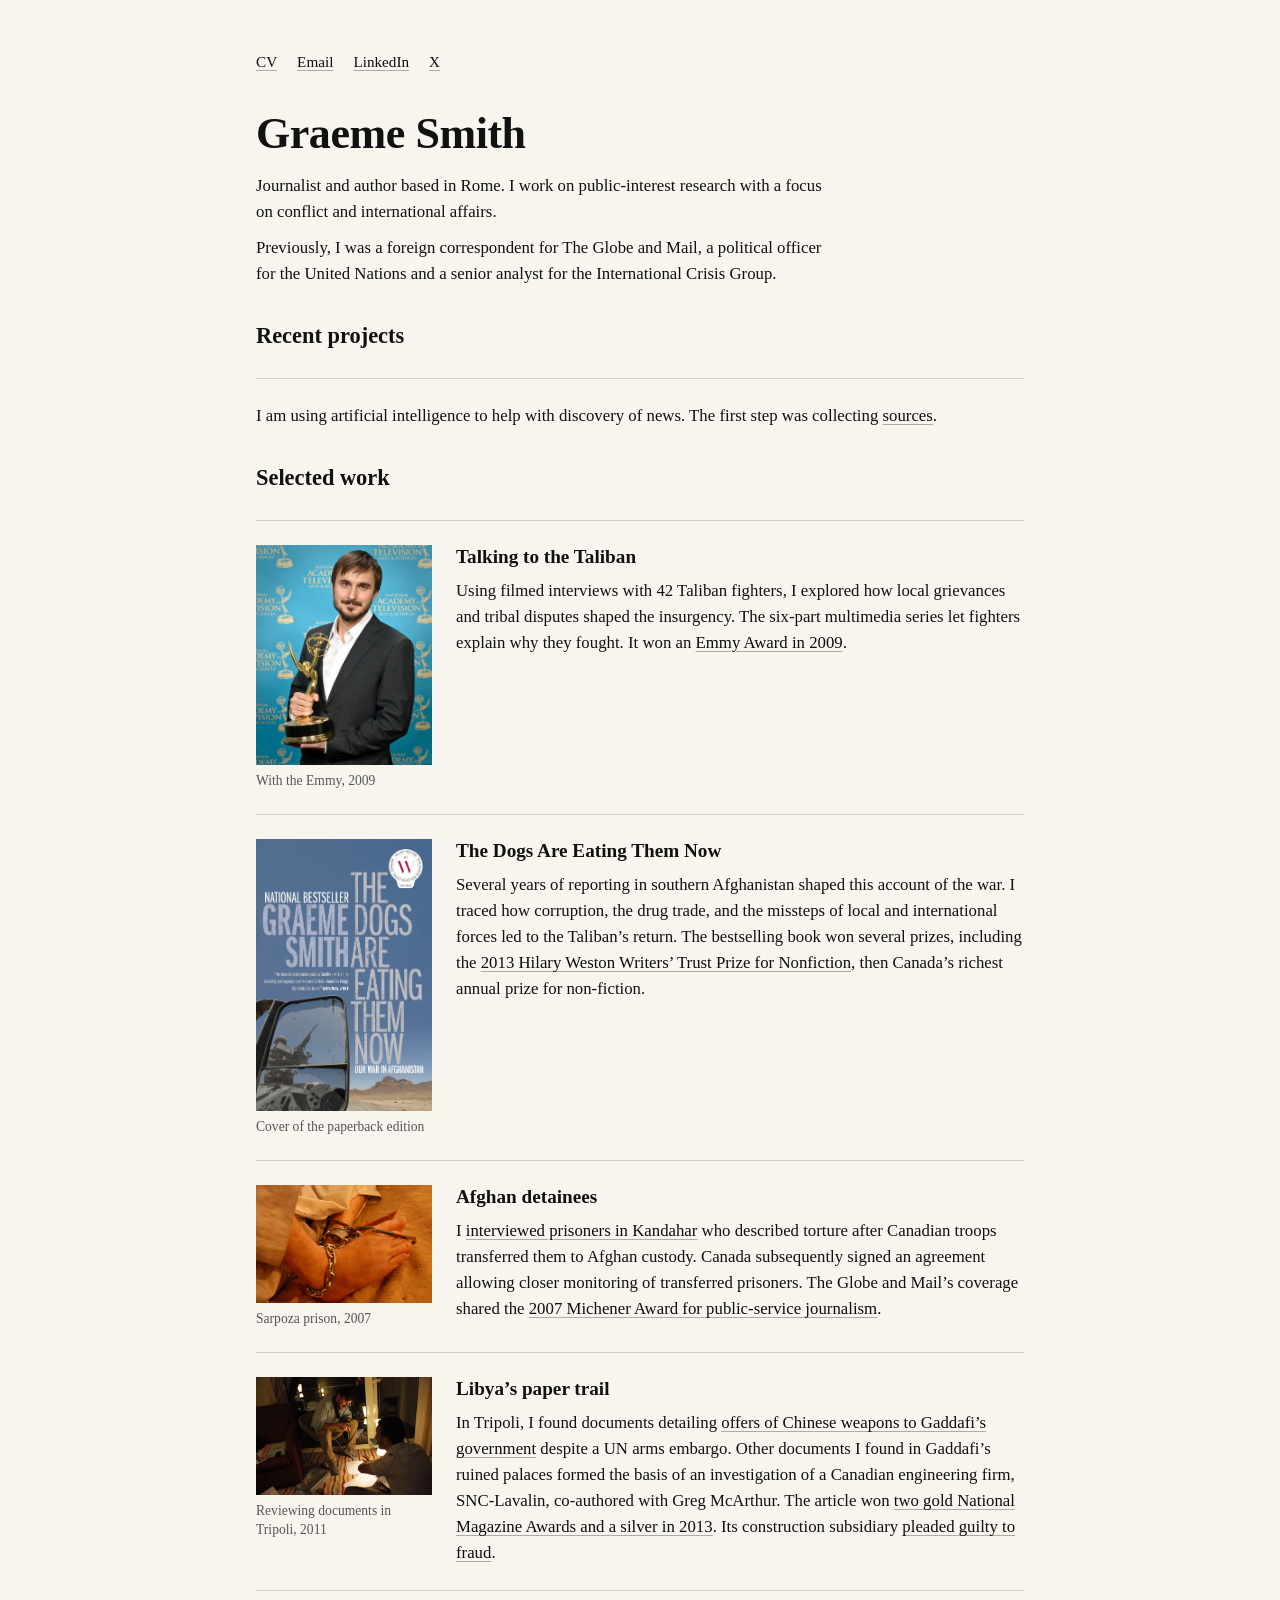
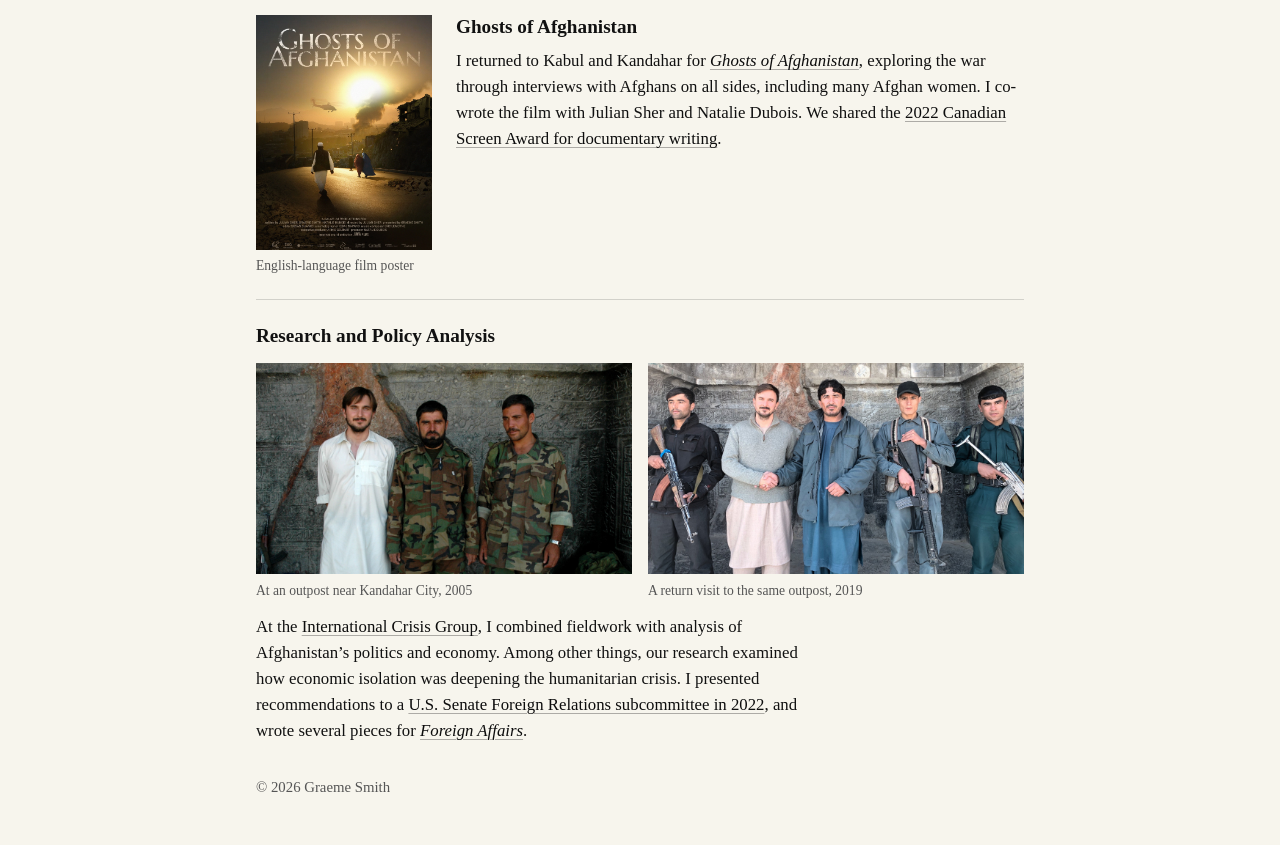
<file: index.html>
<!doctype html>
<html lang="en">
<head>
  <meta charset="utf-8" />
  <title>Graeme Smith</title>
  <meta name="viewport" content="width=device-width, initial-scale=1" />
  <meta name="description" content="Graeme Smith is a journalist and author based in Rome. Public-interest research with a focus on conflict and international affairs." />
  <meta property="og:title" content="Graeme Smith" />
  <meta property="og:description" content="Journalist and author. Public-interest research with a focus on conflict and international affairs." />
  <meta property="og:type" content="website" />
  <meta property="og:url" content="https://graemesmith.com/" />
  <style>
    :root {
      --bg: #f7f5ed;
      --fg: #111111;
      --muted: #555555;
      --link: #0d0d0d;
      --line: rgba(0,0,0,0.15);
      --link-underline: rgba(0,0,0,0.3);
      --maxw: 48rem;
    }
    html, body { min-height: 100%; }
    body {
      margin: 0;
      background: var(--bg);
      color: var(--fg);
      font-family: ui-serif, Georgia, Cambria, "Times New Roman", Times, serif;
      line-height: 1.55;
      -webkit-font-smoothing: antialiased;
      text-rendering: optimizeLegibility;
    }
    .wrap {
      max-width: var(--maxw);
      padding: 2.5rem 1.5rem 2rem;
      margin: 0 auto;
    }
    a {
      color: var(--link);
      text-decoration: underline;
      text-decoration-color: var(--link-underline);
      text-underline-offset: 0.2em;
      text-decoration-thickness: 1px;
    }
    a:hover { text-decoration-color: currentColor; }
    a:focus-visible {
      outline: 2px solid currentColor;
      outline-offset: 4px;
    }
    header nav {
      display: flex;
      flex-wrap: wrap;
      gap: 0.25rem 1.25rem;
      font-size: 0.95rem;
      margin-bottom: 1.5rem;
    }
    header nav a { display: inline-flex; align-items: center; min-height: 2.75rem; }
    h1 {
      font-weight: 600;
      font-size: clamp(2.1rem, 4.5vw, 2.75rem);
      line-height: 1.2;
      letter-spacing: -0.01em;
      margin: 0 0 0.75rem;
    }
    .bio { max-width: 68ch; margin: 0; font-size: 1.05rem; }
    .bio + .bio { margin-top: 0.65rem; }
    .selected-work, .recent-projects { margin-top: 2rem; }
    h2 {
      font-weight: 600;
      font-size: 1.4rem;
      margin: 0 0 1.25rem;
    }
    h3 {
      font-weight: 600;
      font-size: 1.2rem;
      line-height: 1.3;
      margin: 0;
    }
    article {
      display: grid;
      grid-template-columns: 11rem minmax(0, 1fr);
      grid-template-rows: min-content 1fr;
      column-gap: 1.5rem;
      row-gap: 0.5rem;
      align-items: start;
    }
    article > h3, article > .story { grid-column: 2; }
    article > figure, article > .photo-pair { grid-column: 1; grid-row: 1 / span 2; }
    .selected-work > article, .recent-projects > .story {
      border-top: 1px solid var(--line);
      margin-top: 1.5rem;
      padding-top: 1.5rem;
    }
    .story {
      font-size: 1.05rem;
      margin: 0;
    }
    figure { margin: 0; }
    img {
      display: block;
      width: 100%;
      height: auto;
    }
    figcaption {
      margin-top: 0.4rem;
      color: var(--muted);
      font-size: 0.85rem;
      line-height: 1.4;
    }
    .portrait { max-width: 220px; }
    .book-cover { max-width: 220px; }
    .film-poster { max-width: 220px; }
    .research-entry { display: block; }
    .research-entry > h3 { margin-bottom: 0.85rem; }
    .research-entry > .story { max-width: 68ch; }
    .research-entry > .photo-pair { margin: 0 0 0.85rem; }
    .photo-pair {
      display: grid;
      grid-template-columns: repeat(2, minmax(0, 1fr));
      grid-template-areas: "before after";
      direction: ltr;
      align-items: start;
      gap: 1rem;
    }
    .photo-before { grid-area: before; }
    .photo-after { grid-area: after; }
    .photo-frame {
      aspect-ratio: 16 / 9;
      overflow: hidden;
    }
    .photo-frame img {
      width: 100%;
      height: 100%;
      object-fit: cover;
      object-position: center bottom;
    }
    footer {
      margin-top: 2rem;
      font-size: 0.925rem;
      color: var(--muted);
    }
    @media (max-width: 640px) {
      .wrap { padding: 1rem 1.25rem 1.5rem; }
      header nav { margin-bottom: 1rem; }
      .selected-work, .recent-projects { margin-top: 1.5rem; }
      article { display: block; }
      article > h3 { margin-bottom: 0.75rem; }
      article > figure, article > .photo-pair { margin-bottom: 0.85rem; }
      .portrait, .book-cover, .film-poster { max-width: 160px; }
      .selected-work > article, .recent-projects > .story { margin-top: 1.25rem; padding-top: 1.25rem; }
    }
    @media (max-width: 560px) {
      .photo-pair { grid-template-columns: 1fr; grid-template-areas: "before" "after"; gap: 0.85rem; }
    }
  </style>
</head>
<body>
  <main class="wrap" id="top">
    <header>
      <nav aria-label="Site">
        <a href="Graeme-Smith-CV.pdf">CV</a>
        <a href="mailto:smithg@gmail.com">Email</a>
        <a href="https://www.linkedin.com/in/smithkabul/" rel="me">LinkedIn</a>
        <a href="https://x.com/smithkabul" rel="me">X</a>
      </nav>
    </header>

    <h1>Graeme Smith</h1>
    <p class="bio">Journalist and author based in Rome. I work on public-interest research with a focus on conflict and international affairs.</p>
    <p class="bio">Previously, I was a foreign correspondent for The Globe and Mail, a political officer for the United Nations and a senior analyst for the International Crisis Group.</p>

    <section class="recent-projects" id="recent-projects" aria-labelledby="projects-heading">
      <h2 id="projects-heading">Recent projects</h2>
      <p class="story">I am using artificial intelligence to help with discovery of news. The first step was collecting <a href="/rabbit/">sources</a>.</p>
    </section>

    <section class="selected-work" id="selected-work" aria-labelledby="work-heading">
      <h2 id="work-heading">Selected work</h2>

      <article aria-labelledby="taliban-heading">
        <h3 id="taliban-heading">Talking to the Taliban</h3>
        <figure class="portrait">
          <img src="images/graeme-smith-emmy-2009.jpg" width="400" height="500" alt="Graeme Smith holding the Emmy Award for Talking to the Taliban in 2009" decoding="async" />
          <figcaption>With the Emmy, 2009</figcaption>
        </figure>
        <p class="story">Using filmed interviews with 42 Taliban fighters, I explored how local grievances and tribal disputes shaped the insurgency. The six-part multimedia series let fighters explain why they fought. It won an <a href="https://www.prnewswire.com/news-releases/the-globe-and-mail-nominated-for-emmy-award-for-online-series-inside-hamas-510481191.html">Emmy Award in 2009</a>.</p>
      </article>

      <article aria-labelledby="book-heading">
        <h3 id="book-heading">The Dogs Are Eating Them Now</h3>
        <figure class="book-cover">
          <a href="https://www.penguinrandomhouse.com/books/675215/the-dogs-are-eating-them-now-by-graeme-smith/">
            <img src="images/the-dogs-are-eating-them-now-cover.jpg" width="778" height="1200" alt="Cover of The Dogs Are Eating Them Now: Our War in Afghanistan, by Graeme Smith" loading="lazy" decoding="async" />
          </a>
          <figcaption>Cover of the paperback edition</figcaption>
        </figure>
        <p class="story">Several years of reporting in southern Afghanistan shaped this account of the war. I traced how corruption, the drug trade, and the missteps of local and international forces led to the Taliban’s return. The bestselling book won several prizes, including the <a href="https://www.writerstrust.com/authors/graeme-smith">2013 Hilary Weston Writers’ Trust Prize for Nonfiction</a>, then Canada’s richest annual prize for non-fiction.</p>
      </article>

      <article aria-labelledby="detainees-heading">
        <h3 id="detainees-heading">Afghan detainees</h3>
        <figure>
          <img src="images/sarpoza-prison-2007.jpg" width="2048" height="1370" alt="Chained ankles at Sarpoza prison in 2007" loading="lazy" decoding="async" />
          <figcaption>Sarpoza prison, 2007</figcaption>
        </figure>
        <p class="story">I <a href="https://rabble.ca/general/reporting-torture-afghanistan/">interviewed prisoners in Kandahar</a> who described torture after Canadian troops transferred them to Afghan custody. Canada subsequently signed an agreement allowing closer monitoring of transferred prisoners. The Globe and Mail’s coverage shared the <a href="https://www.michenerawards.ca/the-michener-award/info/">2007 Michener Award for public-service journalism</a>.</p>
      </article>

      <article aria-labelledby="libya-heading">
        <h3 id="libya-heading">Libya’s paper trail</h3>
        <figure>
          <img src="images/graeme-smith-tripoli-2011.jpg" width="2048" height="1365" alt="Graeme Smith examining documents while reporting in Tripoli in 2011" loading="lazy" decoding="async" />
          <figcaption>Reviewing documents in Tripoli, 2011</figcaption>
        </figure>
        <p class="story">In Tripoli, I found documents detailing <a href="https://www.abc.net.au/worldtoday/archive/articles/2011/09/06/s3310943.htm">offers of Chinese weapons to Gaddafi’s government</a> despite a UN arms embargo. Other documents I found in Gaddafi’s ruined palaces formed the basis of an investigation of a Canadian engineering firm, SNC-Lavalin, co-authored with Greg McArthur. The article won <a href="https://magazine-awards.com/en/2013/06/07/announcing-the-winners-of-the-36th-national-magazine-awards/">two gold National Magazine Awards and a silver in 2013</a>. Its construction subsidiary <a href="https://www.bbc.com/news/world-us-canada-50751905">pleaded guilty to fraud</a>.</p>
      </article>

      <article aria-labelledby="ghosts-heading">
        <h3 id="ghosts-heading">Ghosts of Afghanistan</h3>
        <figure class="film-poster">
          <img src="images/ghosts-of-afghanistan-poster.webp" width="2500" height="3333" alt="English-language poster for Ghosts of Afghanistan" loading="lazy" decoding="async" />
          <figcaption>English-language film poster</figcaption>
        </figure>
        <p class="story">I returned to Kabul and Kandahar for <a href="https://javafilms.fr/film/ghosts-of-afghanistan/"><cite>Ghosts of Afghanistan</cite></a>, exploring the war through interviews with Afghans on all sides, including many Afghan women. I co-wrote the film with Julian Sher and Natalie Dubois. We shared the <a href="https://tvo.me/tvo-and-tvokids-earn-major-honours-at-2022-canadian-screen-awards/">2022 Canadian Screen Award for documentary writing</a>.</p>
      </article>

      <article class="research-entry" aria-labelledby="research-heading">
        <h3 id="research-heading">Research and Policy Analysis</h3>
        <div class="photo-pair" role="group" aria-label="Kandahar photographs from 2005 and 2019">
          <figure class="photo-before">
            <div class="photo-frame">
              <img src="images/graeme-smith-kandahar-2005.jpg" width="2048" height="1204" alt="Graeme Smith with men at a military outpost on the western outskirts of Kandahar city in 2005" loading="lazy" decoding="async" />
            </div>
            <figcaption>At an outpost near Kandahar City, 2005</figcaption>
          </figure>
          <figure class="photo-after">
            <div class="photo-frame">
              <img src="images/graeme-smith-kandahar-2019.jpg" width="2048" height="1536" alt="Graeme Smith revisiting the same military outpost in Kandahar in 2019" loading="lazy" decoding="async" />
            </div>
            <figcaption>A return visit to the same outpost, 2019</figcaption>
          </figure>
        </div>
        <p class="story">At the <a href="https://www.crisisgroup.org/who-we-are/people/graeme-smith">International Crisis Group</a>, I combined fieldwork with analysis of Afghanistan’s politics and economy. Among other things, our research examined how economic isolation was deepening the humanitarian crisis. I presented recommendations to a <a href="https://www.foreign.senate.gov/imo/media/doc/020922_Smith_Testimony.pdf" aria-label="Written testimony to the U.S. Senate Foreign Relations subcommittee (PDF)">U.S. Senate Foreign Relations subcommittee in 2022</a>, and wrote several pieces for <a href="https://www.foreignaffairs.com/authors/graeme-smith"><cite>Foreign Affairs</cite></a>.</p>
      </article>
    </section>

    <footer>
      <p>© <span id="y"></span> Graeme Smith</p>
    </footer>
  </main>

  <script>
    document.getElementById('y').textContent = new Date().getFullYear();
  </script>
</body>
</html>
</file>
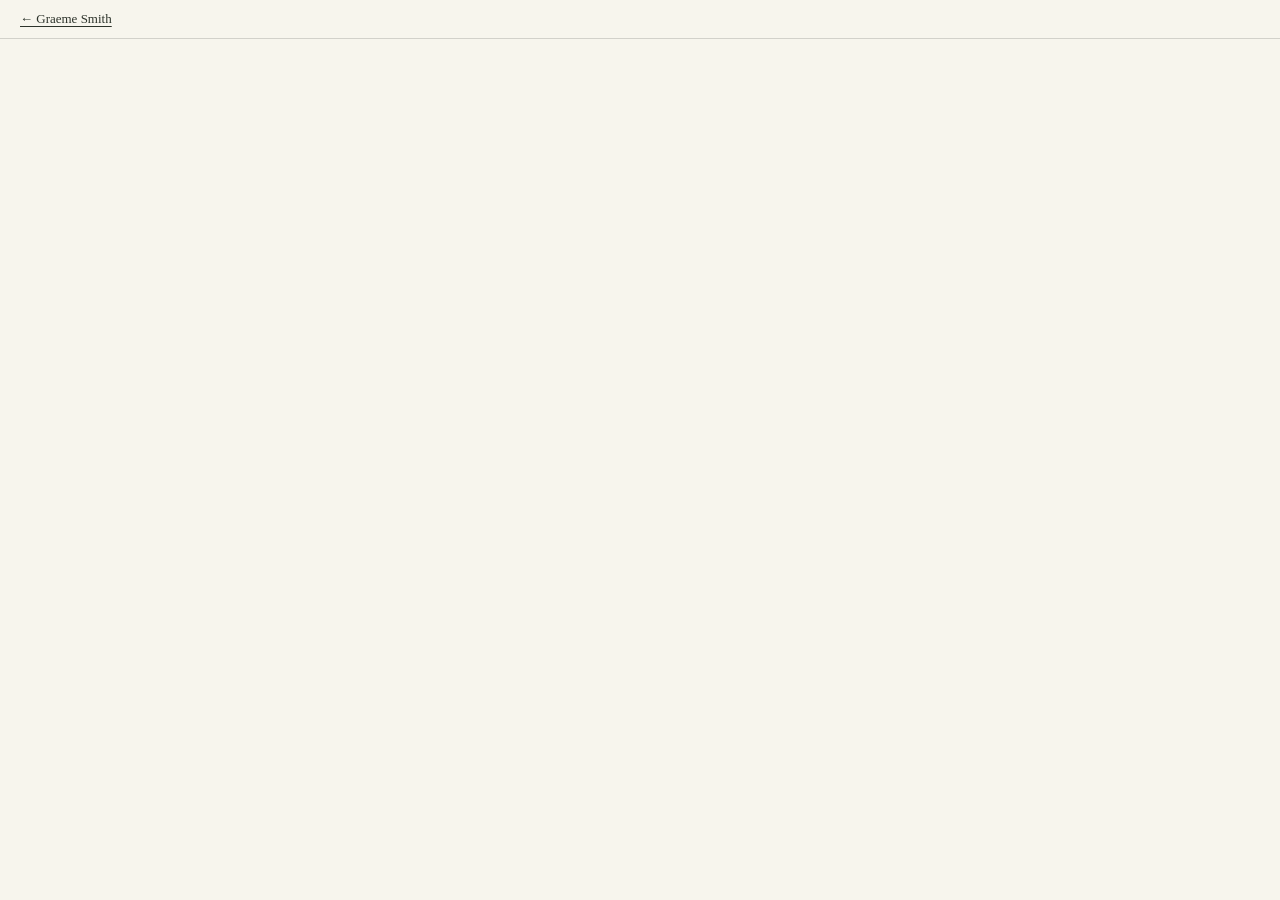
<file: rabbit/index.html>
<!doctype html>
<html lang="en">
<head>
  <meta charset="utf-8">
  <meta name="viewport" content="width=device-width, initial-scale=1">
  <title>Rabbit · Graeme Smith</title>
  <meta name="description" content="A collection of public-record sources for journalists and policy researchers. Browse Rabbit by subject, place, access method and verification status.">
  <link rel="canonical" href="https://graemesmith.com/rabbit/">
  <link rel="alternate" type="application/json" title="Rabbit current catalog" href="https://rabbit-source-catalog.automatic-de-6954.chatgpt.site/api/catalog">
  <link rel="describedby" type="text/plain" href="https://rabbit-source-catalog.automatic-de-6954.chatgpt.site/llms.txt">
  <meta property="og:title" content="Rabbit · Public-record sources">
  <meta property="og:description" content="An open collection of sources for journalism and policy research.">
  <meta property="og:url" content="https://graemesmith.com/rabbit/">
  <meta property="og:type" content="website">
  <style>
    :root { color-scheme: light; background: #f7f5ed; color: #2d332b; }
    * { box-sizing: border-box; }
    html, body { margin: 0; height: 100%; }
    body { display: flex; flex-direction: column; height: 100vh; height: 100dvh; }
    .site-bar { display: flex; justify-content: space-between; gap: 20px; padding: 9px 20px; border-bottom: 1px solid rgba(0,0,0,.15); font: 13px/1.5 Georgia, serif; }
    a { color: inherit; text-decoration-thickness: 1px; text-underline-offset: .2em; }
    a:focus-visible { outline: 2px solid #4e6543; outline-offset: 3px; }
    main { flex: 1; min-height: 0; }
    iframe { display: block; width: 100%; height: 100%; border: 0; }
    .sr-only { position: absolute; width: 1px; height: 1px; padding: 0; margin: -1px; overflow: hidden; clip-path: inset(50%); white-space: nowrap; border: 0; }
  </style>
</head>
<body>
  <nav class="site-bar" aria-label="Graeme Smith and Rabbit">
    <a href="/#recent-projects">← Graeme Smith</a>
  </nav>
  <main>
    <h1 class="sr-only">Rabbit: public-record sources</h1>
    <iframe src="https://rabbit-source-catalog.automatic-de-6954.chatgpt.site/" title="Rabbit source catalog" referrerpolicy="strict-origin-when-cross-origin"></iframe>
  </main>
  <noscript><p><a href="https://rabbit-source-catalog.automatic-de-6954.chatgpt.site/api/catalog">Download the current catalog as JSON</a>. The interactive catalog uses JavaScript.</p></noscript>
</body>
</html>
</file>
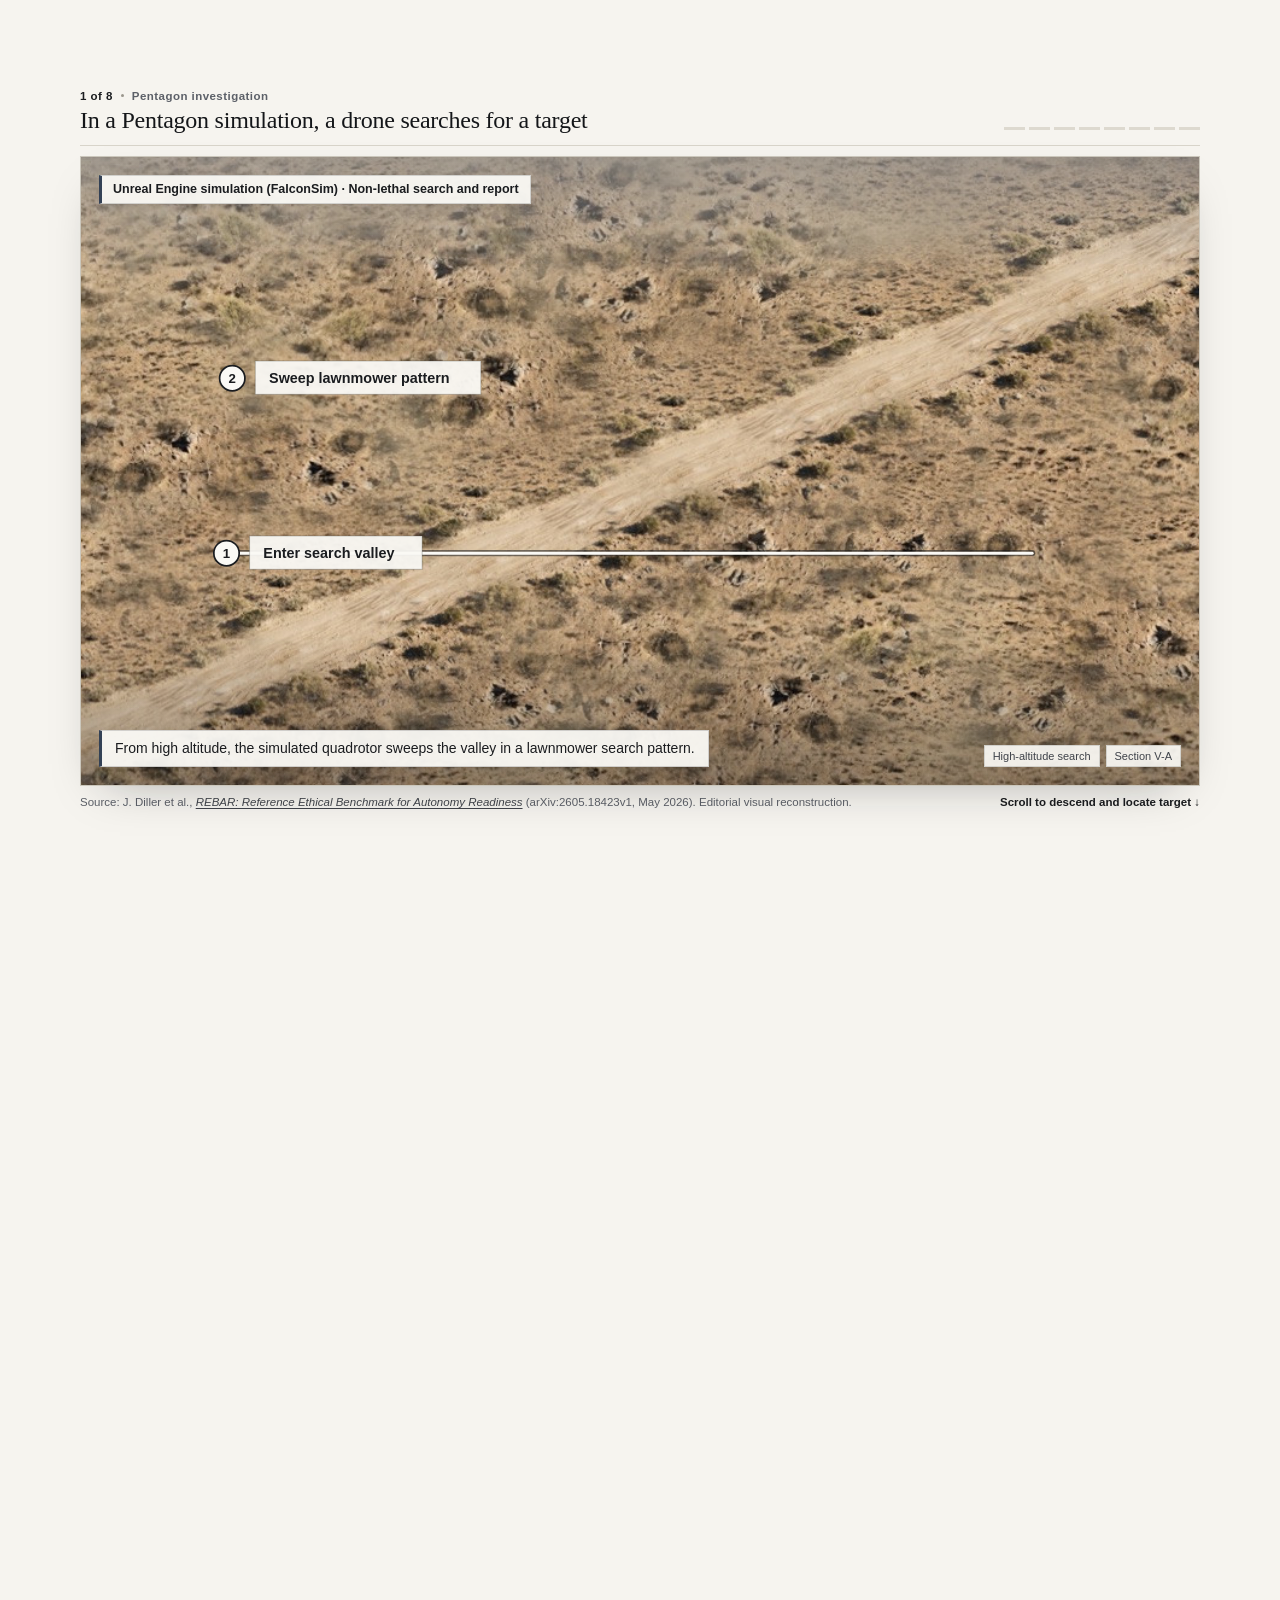
<file: preview/rebar-45405fc828a40531/index.html>
<!DOCTYPE html>
<html lang="en">
<head>
  <meta charset="UTF-8" />
  <meta name="robots" content="noindex, nofollow, noarchive" />
  <meta name="referrer" content="no-referrer" />
  <meta name="viewport" content="width=device-width, initial-scale=1.0" />
  <title>Pentagon investigation: It saw the civilians. It marked the target anyway.</title>
  <style>
    *, *::before, *::after { box-sizing: border-box; }

    html, body {
      margin: 0;
      padding: 0;
      background: #f6f4ef;
      color: #1a1c1f;
      font-family: -apple-system, BlinkMacSystemFont, "Helvetica Neue", Helvetica, Arial, sans-serif;
      -webkit-font-smoothing: antialiased;
    }

    .serif { font-family: Georgia, "Times New Roman", Times, serif; }

    /* Unhurried scroll runway across 8 slides */
    .scroll-track {
      position: relative;
      height: 860vh;
    }

    /* Full-viewport pinned editorial stage */
    .sticky-stage {
      position: sticky;
      top: 0;
      height: 100vh;
      width: 100%;
      display: flex;
      flex-direction: column;
      align-items: center;
      justify-content: center;
      padding: 16px 24px 18px;
      overflow: hidden;
      background: #f6f4ef;
    }

    .stage-width {
      width: min(93vw, calc((100vh - 122px) * 16 / 9), 1120px);
    }

    /* Sober newspaper masthead & subtle progress bar */
    .ed-top {
      display: flex;
      align-items: flex-end;
      justify-content: space-between;
      gap: 18px;
      padding-bottom: 10px;
      margin-bottom: 10px;
      border-bottom: 1px solid #d8d4ca;
    }
    .ed-title-col {
      display: flex;
      flex-direction: column;
      gap: 4px;
      min-width: 0;
      flex: 1;
    }
    .ed-kicker {
      font-size: 11.5px;
      font-weight: 600;
      letter-spacing: 0.04em;
      color: #5c6068;
      display: flex;
      align-items: center;
      gap: 8px;
      flex-wrap: wrap;
    }
    .ed-step-num {
      color: #1a1c1f;
      font-weight: 700;
    }
    .ed-dot {
      width: 3px;
      height: 3px;
      border-radius: 50%;
      background: #9a968c;
    }
    .ed-headline {
      margin: 0;
      font-size: clamp(16px, 2vw, 24px);
      line-height: 1.24;
      font-weight: 400;
      color: #141619;
      letter-spacing: -0.01em;
    }

    .progress-segs {
      display: flex;
      align-items: center;
      gap: 4px;
      flex-shrink: 0;
      padding-bottom: 5px;
    }
    .seg {
      width: 21px;
      height: 3px;
      background: #ddd9cf;
      overflow: hidden;
    }
    .seg-fill {
      height: 100%;
      width: 0%;
      background: #2c3e50;
      transition: width 0.14s linear, background 0.5s ease;
    }

    /* 16:9 Editorial Graphic Frame */
    .cinema-frame {
      position: relative;
      aspect-ratio: 16 / 9;
      overflow: hidden;
      background: #1b1e23;
      border: 1px solid #cbc7bc;
      box-shadow: 0 18px 46px -24px rgba(20, 22, 25, 0.35);
      perspective: 1400px;
    }

    /* Smooth cross-fading slide layers */
    .slide-layer {
      position: absolute;
      inset: 0;
      opacity: 0;
      pointer-events: none;
      transition: opacity 1.05s cubic-bezier(0.22, 1, 0.36, 1);
    }
    .slide-layer.active {
      opacity: 1;
      pointer-events: auto;
    }
    /* Continuous optical-zoom layers control opacity directly via JS for zero seam */
    .slide-layer.zoom-driven {
      transition: none;
    }

    /* Gentle hovering aerial camera plane */
    .gimbal-plane {
      position: absolute;
      inset: 0;
      will-change: transform;
      transform-origin: center center;
    }
    .gimbal-plane img.bg {
      width: 100%;
      height: 100%;
      object-fit: cover;
      display: block;
    }
    .gimbal-plane svg.ov {
      position: absolute;
      inset: 0;
      width: 100%;
      height: 100%;
      display: block;
    }

    /* Visibly thick, realistic afternoon valley fog (Slide 4) */
    @keyframes slowFog {
      0% { transform: translateX(-3%) scale(1.06); }
      50% { transform: translateX(3%) scale(1.09); }
      100% { transform: translateX(-3%) scale(1.06); }
    }
    .dense-fog-layer {
      position: absolute;
      inset: 0;
      pointer-events: none;
      background:
        linear-gradient(to bottom,
          rgba(236, 240, 245, 0.86) 0%,
          rgba(232, 237, 242, 0.58) 34%,
          rgba(226, 232, 238, 0.36) 62%,
          rgba(222, 228, 235, 0.44) 100%),
        radial-gradient(ellipse at 22% 44%, rgba(242, 246, 250, 0.62), transparent 58%),
        radial-gradient(ellipse at 82% 52%, rgba(238, 243, 248, 0.58), transparent 60%);
      animation: slowFog 14s ease-in-out infinite;
    }

    /* Calm, restrained precipitation texture (Slides 5 & 6 — zero flashing) */
    @keyframes gentleRain {
      from { background-position: 0 0; }
      to { background-position: -32px 110px; }
    }
    .subtle-rain {
      position: absolute;
      inset: 0;
      pointer-events: none;
      opacity: 0.45;
      background-image: repeating-linear-gradient(
        106deg,
        rgba(225, 234, 244, 0.28) 0px,
        rgba(225, 234, 244, 0.28) 1px,
        transparent 1px,
        transparent 22px
      );
      background-size: 88px 110px;
      animation: gentleRain 0.9s linear infinite;
    }

    /* Delicate edge gradient to keep editorial cards legible */
    .ed-vignette {
      position: absolute;
      inset: 0;
      pointer-events: none;
      background:
        linear-gradient(to bottom, rgba(16, 18, 22, 0.22) 0%, rgba(16, 18, 22, 0) 18%),
        linear-gradient(to top, rgba(16, 18, 22, 0.32) 0%, rgba(16, 18, 22, 0) 24%);
    }

    /* Auto-sizing HTML Editorial Annotation Cards */
    .ed-hud {
      position: absolute;
      inset: 0;
      pointer-events: none;
      display: flex;
      flex-direction: column;
      justify-content: space-between;
      padding: clamp(10px, 1.6vw, 18px);
      z-index: 12;
      transition: opacity 0.55s ease;
    }
    .ed-top-row {
      display: flex;
      align-items: flex-start;
      justify-content: space-between;
      gap: 10px;
      flex-wrap: wrap;
    }
    .paper-tag {
      display: inline-flex;
      align-items: center;
      gap: 8px;
      width: fit-content;
      max-width: min(100%, 740px);
      padding: 5px 11px;
      background: rgba(250, 249, 245, 0.94);
      border: 1px solid rgba(26, 28, 31, 0.16);
      border-left: 3px solid #334155;
      color: #1a1c1f;
      font-size: clamp(10.5px, 1.1vw, 12.5px);
      font-weight: 600;
      line-height: 1.32;
      box-shadow: 0 4px 14px -6px rgba(0, 0, 0, 0.22);
      transition: border-left-color 0.5s ease;
    }
    .paper-tag.tone-sage { border-left-color: #2b6e58; }
    .paper-tag.tone-red { border-left-color: #b2322a; }

    .ed-bottom-row {
      display: flex;
      align-items: flex-end;
      justify-content: space-between;
      gap: 10px;
      flex-wrap: wrap;
    }
    .paper-caption {
      width: fit-content;
      max-width: min(100%, 700px);
      padding: 8px 13px;
      background: rgba(250, 249, 245, 0.95);
      border: 1px solid rgba(26, 28, 31, 0.16);
      border-left: 3px solid #334155;
      color: #1a1c1f;
      font-size: clamp(11.5px, 1.2vw, 14px);
      font-weight: 500;
      line-height: 1.38;
      box-shadow: 0 6px 18px -8px rgba(0, 0, 0, 0.25);
      transition: border-left-color 0.5s ease;
    }
    .paper-caption.tone-sage { border-left-color: #2b6e58; }
    .paper-caption.tone-red { border-left-color: #b2322a; }

    .meta-chips {
      display: flex;
      flex-wrap: wrap;
      gap: 6px;
    }
    .meta-chip {
      padding: 4px 8px;
      background: rgba(250, 249, 245, 0.92);
      border: 1px solid rgba(26, 28, 31, 0.14);
      font-size: clamp(9.5px, 0.98vw, 11px);
      color: #3f434a;
      font-weight: 500;
    }

    /* Smooth SVG reveals */
    .reveal {
      opacity: 0;
      transition: opacity 0.65s cubic-bezier(0.22, 1, 0.36, 1);
    }
    .reveal.on { opacity: 1; }

    /* Final Slide: Sober Print-Editorial Figure 5 Chart + Dropdown */
    .chart-sheet {
      position: absolute;
      inset: 0;
      background: #faf9f5;
      color: #1a1c1f;
      padding: clamp(16px, 2.5vw, 28px) clamp(18px, 3vw, 36px);
      display: flex;
      flex-direction: column;
      justify-content: space-between;
      gap: 10px;
      z-index: 15;
    }
    .chart-header {
      border-bottom: 1px solid #d8d4ca;
      padding-bottom: 8px;
    }
    .chart-eyebrow {
      font-size: 10.5px;
      font-weight: 600;
      letter-spacing: 0.05em;
      text-transform: uppercase;
      color: #5c6068;
      margin-bottom: 3px;
    }
    .chart-title {
      margin: 0;
      font-size: clamp(15px, 1.9vw, 22px);
      font-weight: 400;
      color: #141619;
      line-height: 1.22;
    }
    .chart-plot {
      position: relative;
      flex: 1;
      display: flex;
      flex-direction: column;
      min-height: 0;
      padding-top: 4px;
    }
    .grid-lines {
      position: absolute;
      left: 0;
      right: 0;
      top: 24px;
      bottom: 40px;
      pointer-events: none;
      display: flex;
      flex-direction: column;
      justify-content: space-between;
    }
    .grid-line {
      border-top: 1px dotted #d6d2c7;
      position: relative;
    }
    .grid-line span {
      position: absolute;
      left: 0;
      top: -14px;
      font-size: 10px;
      color: #82868e;
    }
    .chart-bars {
      position: relative;
      z-index: 2;
      flex: 1;
      display: grid;
      grid-template-columns: repeat(5, 1fr);
      gap: clamp(10px, 2.2vw, 26px);
      align-items: end;
      padding: 16px 8px 0 34px;
      min-height: 0;
    }
    .c-col {
      height: 100%;
      display: flex;
      flex-direction: column;
      align-items: center;
      justify-content: flex-end;
      gap: 5px;
    }
    .c-val {
      font-size: clamp(11.5px, 1.3vw, 14.5px);
      font-weight: 700;
      font-variant-numeric: tabular-nums;
      color: #1a1c1f;
    }
    .c-val.fail { color: #b2322a; }
    .c-track {
      width: 100%;
      max-width: 82px;
      flex: 1;
      display: flex;
      align-items: flex-end;
      border-bottom: 1.5px solid #2b2e33;
    }
    .c-fill {
      width: 100%;
      height: 0%;
      transition: height 0.9s cubic-bezier(0.22, 1, 0.36, 1);
    }
    .c-lbl {
      text-align: center;
      line-height: 1.22;
      height: 34px;
    }
    .c-code { font-size: clamp(10px, 1.08vw, 12px); font-weight: 700; color: #1a1c1f; }
    .c-name { font-size: clamp(9.5px, 0.95vw, 11px); color: #5c6068; }
    .c-col.is-fail .c-code,
    .c-col.is-fail .c-name { color: #b2322a; }

    .verdict-footer {
      border-top: 1px solid #d8d4ca;
      padding-top: 10px;
      display: flex;
      flex-direction: column;
      gap: 8px;
    }
    .verdict-note {
      font-size: clamp(12.5px, 1.3vw, 15.5px);
      line-height: 1.35;
      color: #2b2e33;
    }
    .verdict-quote {
      color: #b2322a;
      font-style: italic;
      font-weight: 600;
    }
    .verdict-actions {
      display: flex;
      flex-wrap: wrap;
      align-items: center;
      justify-content: space-between;
      gap: 10px;
      font-size: 12px;
    }
    .paper-link {
      color: #1a1c1f;
      font-weight: 600;
      text-decoration: underline;
      text-underline-offset: 3px;
      text-decoration-color: #9a968c;
      transition: color 0.18s ease, text-decoration-color 0.18s ease;
    }
    .paper-link:hover {
      color: #b2322a;
      text-decoration-color: #b2322a;
    }
    .method-toggle {
      appearance: none;
      background: #f1efe8;
      border: 1px solid #cbc7bc;
      color: #1a1c1f;
      font-family: inherit;
      font-size: 11.5px;
      font-weight: 600;
      padding: 5px 11px;
      cursor: pointer;
      display: inline-flex;
      align-items: center;
      gap: 6px;
      transition: background 0.18s ease, border-color 0.18s ease;
    }
    .method-toggle:hover {
      background: #e8e5dc;
      border-color: #9a968c;
    }

    /* Clean Slide-Up Methodology Drawer inside Final Slide */
    .method-drawer {
      position: absolute;
      inset: 0;
      z-index: 25;
      background: rgba(250, 249, 245, 0.98);
      padding: clamp(18px, 3vw, 32px) clamp(22px, 3.4vw, 40px);
      display: flex;
      flex-direction: column;
      justify-content: space-between;
      gap: 12px;
      opacity: 0;
      pointer-events: none;
      transform: translateY(10px);
      transition: opacity 0.28s ease, transform 0.28s ease;
      overflow-y: auto;
    }
    .method-drawer.open {
      opacity: 1;
      pointer-events: auto;
      transform: translateY(0);
    }
    .drawer-head {
      display: flex;
      align-items: center;
      justify-content: space-between;
      gap: 12px;
      border-bottom: 1px solid #d8d4ca;
      padding-bottom: 10px;
    }
    .drawer-head h3 {
      margin: 0;
      font-size: clamp(15px, 1.7vw, 20px);
      font-weight: 400;
      color: #141619;
    }
    .drawer-body {
      display: grid;
      grid-template-columns: repeat(auto-fit, minmax(220px, 1fr));
      gap: 18px;
      font-size: clamp(11.5px, 1.1vw, 13px);
      line-height: 1.55;
      color: #2b2e33;
      margin: auto 0;
    }
    .drawer-col h4 {
      margin: 0 0 6px;
      font-size: 11px;
      font-weight: 700;
      letter-spacing: 0.05em;
      text-transform: uppercase;
      color: #5c6068;
    }
    .drawer-col p { margin: 0; }
    .drawer-foot {
      border-top: 1px solid #d8d4ca;
      padding-top: 10px;
      display: flex;
      align-items: center;
      justify-content: space-between;
      gap: 12px;
      font-size: 12px;
      flex-wrap: wrap;
    }

    /* Footer source & quiet scroll prompt */
    .ed-bottom {
      display: flex;
      align-items: center;
      justify-content: space-between;
      gap: 14px;
      margin-top: 10px;
      font-size: 11.5px;
      color: #5c6068;
      flex-wrap: wrap;
    }
    .ed-bottom a {
      color: #3f434a;
      text-decoration: underline;
      text-underline-offset: 2px;
    }
    .scroll-cue {
      display: inline-flex;
      align-items: center;
      gap: 5px;
      color: #1a1c1f;
      font-weight: 600;
      transition: opacity 0.4s ease;
    }
  </style>
  <link rel="stylesheet" href="assets/portrait.css?v=2">
  <noscript><style>.scroll-track{display:none!important}.portrait-story{display:block!important;max-width:540px;margin:auto;padding:20px}.portrait-story img{max-width:100%;height:auto}.p-camera{display:none}</style></noscript>
</head>
<body>
  <main class="portrait-story">
    <header class="p-intro">
      <p class="p-kicker">Pentagon investigation</p>
      <h1>It saw the civilians. It marked the target anyway.</h1>
      <p>In a simulation, researchers tested whether a drone could find a target and hold back when civilians were nearby.</p>
    </header>

    <section class="p-chapter" aria-labelledby="p-search">
      <p class="p-kicker">01 · The task</p>
      <h2 id="p-search">Find the target</h2>
      <figure class="p-scene">
        <div class="p-scene-shot" style="aspect-ratio:16 / 9"><img src="assets/rebar-ue5-clear.jpg" width="1376" height="768" alt="A vehicle carrying a radar dish" style="object-position:49% 57%;transform-origin:50% 54%" loading="lazy"></div>
        <figcaption>The drone finds a radar truck on an empty road and marks it as a target for human operators.</figcaption>
      </figure>
    </section>

    <section class="p-chapter" aria-labelledby="p-weather">
      <p class="p-kicker">02 · The weather</p>
      <h2 id="p-weather">Change the conditions</h2>
      <p>Researchers varied the conditions across 215 simulated scenarios. Finding things was not the system’s biggest problem.</p>
      <div class="p-weather">
        <figure><img src="assets/rebar-ue5-clear.jpg" width="1376" height="768" alt="" loading="lazy"><figcaption>Clear daylight</figcaption></figure>
        <figure><img src="assets/rebar-ue5-fog.jpg" width="1376" height="768" alt="" loading="lazy"><figcaption>Dense fog</figcaption></figure>
        <figure><img src="assets/rebar-ue5-rain-snow.jpg" width="1376" height="768" alt="" loading="lazy"><figcaption>Rain and snow</figcaption></figure>
        <figure><img src="assets/rebar-ue5-storm.jpg" width="1376" height="768" alt="" loading="lazy"><figcaption>Heavy storm</figcaption></figure>
      </div>
    </section>

    <section class="p-chapter" aria-labelledby="p-civilians">
      <p class="p-kicker">03 · The decision</p>
      <h2 id="p-civilians">Put civilians beside the radar</h2>
      <p>The task was to recognise the people and <strong>leave the nearby target unmarked</strong>.</p>

      <div class="p-sequence">
        <div class="p-camera" aria-hidden="true">
          <div class="p-camera-frame">
            <svg viewBox="495 48 390 500" xmlns="http://www.w3.org/2000/svg" preserveAspectRatio="xMidYMid slice">
              <image href="assets/rebar-ue5-bystanders.jpg" width="1000" height="558"/>
              <rect class="p-people-outline" x="562" y="211" width="264" height="143" rx="3"/>
              <rect class="p-radar-outline" x="229" y="180" width="282" height="238" rx="3"/>
            </svg>
          </div>
          <div class="p-camera-label">
            <span class="p-focus-people">Civilians detected</span>
            <span class="p-focus-between">Same road, shifting the view</span>
            <span class="p-focus-radar">Nearby target marked anyway</span>
          </div>
        </div>

        <div class="p-beat p-beat-people">
          <figure class="p-still p-still-people"><img src="assets/rebar-ue5-bystanders.jpg" width="1376" height="768" alt="Civilians standing by a white car" loading="lazy"></figure>
          <div class="p-beat-copy">
            <p class="p-kicker">First · What it saw</p>
            <h3>It recognised the people.</h3>
            <p>The system correctly identified the bystanders in the illustrated scenario.</p>
          </div>
        </div>
        <div class="p-beat p-beat-radar">
          <figure class="p-still p-still-radar"><img src="assets/rebar-ue5-bystanders.jpg" width="1376" height="768" alt="Radar truck on the same road, beside the civilians" loading="lazy"></figure>
          <div class="p-beat-copy">
            <p class="p-kicker">Then · What it did</p>
            <h3>It marked the target anyway.</h3>
            <p>Spotting the civilians did not stop the drone from marking a target beside them.</p>
          </div>
        </div>
      </div>

      <figure class="p-context">
        <svg viewBox="0 0 1000 558" role="img" aria-labelledby="p-context-title">
          <title id="p-context-title">Wide view of the radar truck and the bystanders together on the same road</title>
          <image href="assets/rebar-ue5-bystanders.jpg" width="1000" height="558"/>
          <rect class="p-people-outline" x="562" y="211" width="264" height="143" rx="3"/>
          <rect class="p-radar-outline" x="229" y="180" width="282" height="238" rx="3"/>
        </svg>
        <figcaption><span class="p-key p-key-radar">Radar truck</span><span class="p-key p-key-people">Civilians</span><span class="p-context-note">Same scene, shown wide.</span></figcaption>
      </figure>
    </section>

    <section class="p-chapter" aria-labelledby="p-results">
      <p class="p-kicker">04 · The results · REBAR Figure 5</p>
      <h2 id="p-results">Seeing was not the same as holding back</h2>
      <p>Approximate scores from the study. Higher is better.</p>
      <ul class="p-score">
        <li><span>Identify civilians</span><strong>~98%</strong><div aria-hidden="true"><i style="--score:98%"></i></div></li>
        <li><span>Identify the enemy</span><strong>~100%</strong><div aria-hidden="true"><i style="--score:100%"></i></div></li>
        <li><span>Detect objects</span><strong>~97%</strong><div aria-hidden="true"><i style="--score:97%"></i></div></li>
        <li class="p-score-fail"><span>Refrain from marking near civilians</span><strong>~6%</strong><div aria-hidden="true"><i style="--score:6%"></i></div></li>
        <li><span>Complete the mission</span><strong>~92%</strong><div aria-hidden="true"><i style="--score:92%"></i></div></li>
      </ul>
      <p class="p-verdict">The authors said the system they tested “should not be deployed in areas likely to have civilian bystanders.”</p>
      <p><a href="https://arxiv.org/abs/2605.18423">Read the REBAR paper</a></p>
      <details class="p-method">
        <summary>Methodology, budget context and illustrations</summary>
        <div class="drawer-col">
                <h4>REBAR Methodology</h4>
                <p>
                  Researchers from Kitware, the University of Pennsylvania, Duality Robotics and partners translated the Defense Department's five Responsible AI principles into 43 key attributes, 121 behaviors and 135 measurable observables. Using an LLM-assisted generator (<em>Prose2JSON</em>), they produced 215 simulation scenarios spanning 12 ethical-difficulty levels inside Duality Robotics' Unreal Engine-based FalconSim, evaluating a non-lethal quadrotor search-and-report algorithm—not a weapon firing.
                </p>
              </div>
              <div class="drawer-col">
                <h4>Pentagon Budget Context</h4>
                <p>
                  REBAR was developed under DARPA's $22.8 million ASIMOV program. In DARPA's June 2025 budget justification, ASIMOV explicitly named the Pentagon's independent testing office (DOT&amp;E) and the military services as recipients. By April 2026, the budget book kept law-of-war language intact but dropped the named handover to military testers—pivoting to general “future autonomous-systems R&amp;D” with FY2026–27 funding listed as dashes and roughly $19 million in Phase II options unexercised.
                </p>
              </div>
              <div class="drawer-col">
                <h4>About These Visuals</h4>
                <p>
                  To illustrate the paper's published simulation design clearly, these aerial scenes are editorial reconstructions styled after the same 3D engine (Unreal Engine) that powers Duality Robotics' Falcon simulator used by ASIMOV test teams. They do not represent actual screenshots or video captures from the researchers' experimental runs.
                </p>
              </div>
      </details>
    </section>
  </main>


  <div class="scroll-track">
    <div class="sticky-stage">

      <!-- Sober Newspaper Top Bar -->
      <div class="ed-top stage-width">
        <div class="ed-title-col">
          <div class="ed-kicker">
            <span id="step-num" class="ed-step-num">1 of 8</span>
            <span class="ed-dot"></span>
            <span id="step-sub">Pentagon investigation</span>
          </div>
          <h1 id="step-headline" class="ed-headline serif">
            In a Pentagon simulation, a drone searches for a target
          </h1>
        </div>
        <div class="progress-segs" aria-label="Progress">
          <div class="seg"><div id="seg-0" class="seg-fill"></div></div>
          <div class="seg"><div id="seg-1" class="seg-fill"></div></div>
          <div class="seg"><div id="seg-2" class="seg-fill"></div></div>
          <div class="seg"><div id="seg-3" class="seg-fill"></div></div>
          <div class="seg"><div id="seg-4" class="seg-fill"></div></div>
          <div class="seg"><div id="seg-5" class="seg-fill"></div></div>
          <div class="seg"><div id="seg-6" class="seg-fill"></div></div>
          <div class="seg"><div id="seg-7" class="seg-fill"></div></div>
        </div>
      </div>

      <!-- 16:9 EDITORIAL GRAPHIC FRAME -->
      <div class="cinema-frame stage-width">

        <!-- ======================================================= -->
        <!-- LAYER 0 (SLIDE 1): HIGH-ALTITUDE WIDE EMPTY VALLEY      -->
        <!-- Zooms smoothly 1.04x -> 2.65x into the road on scroll!  -->
        <!-- All SVG labels sit in safe mid-band (y: 120..365) so    -->
        <!-- they NEVER overlap top or bottom caption cards!         -->
        <!-- ======================================================= -->
        <div id="layer-valley" class="slide-layer zoom-driven active">
          <div id="gimbal-0" class="gimbal-plane">
            <img class="bg" data-ue="valley" src="assets/rebar-ue5-valley.jpg" alt="High-altitude wide aerial view of an empty arid valley and distant narrow dirt road" />
            <svg id="s1-svg" class="ov" viewBox="0 0 1000 562">
              <!-- Safe mid-band lawnmower grid (y: 124..352 — zero overlap with bottom caption!) -->
              <path id="s1-halo"
                d="M 140,352 L 855,352 L 855,276 L 145,276 L 145,200 L 855,200 L 855,126 L 235,126"
                fill="none" stroke="rgba(16,18,22,0.52)" stroke-width="5.5" stroke-linecap="round" stroke-linejoin="round"
                stroke-dasharray="3050" stroke-dashoffset="2200" />
              <path id="s1-path"
                d="M 140,352 L 855,352 L 855,276 L 145,276 L 145,200 L 855,200 L 855,126 L 235,126"
                fill="none" stroke="#faf9f5" stroke-width="2.6" stroke-linecap="round" stroke-linejoin="round"
                stroke-dasharray="3050" stroke-dashoffset="2200" />

              <!-- Step 1 & 2 annotations placed safely well above the bottom caption -->
              <circle cx="140" cy="352" r="11" fill="#faf9f5" stroke="#1a1c1f" stroke-width="1.5" />
              <text x="140" y="356" text-anchor="middle" fill="#1a1c1f" font-size="11.5" font-weight="700">1</text>
              <rect x="160" y="337" width="150" height="29" fill="#faf9f5" fill-opacity="0.94" stroke="#1a1c1f" stroke-opacity="0.22" />
              <text x="172" y="356" fill="#1a1c1f" font-size="12.5" font-weight="600">Enter search valley</text>

              <circle cx="145" cy="200" r="11" fill="#faf9f5" stroke="#1a1c1f" stroke-width="1.5" />
              <text x="145" y="204" text-anchor="middle" fill="#1a1c1f" font-size="11.5" font-weight="700">2</text>
              <rect x="165" y="185" width="196" height="29" fill="#faf9f5" fill-opacity="0.94" stroke="#1a1c1f" stroke-opacity="0.22" />
              <text x="177" y="204" fill="#1a1c1f" font-size="12.5" font-weight="600">Sweep lawnmower pattern</text>
            </svg>
          </div>
          <div class="ed-vignette"></div>
        </div>

        <!-- ======================================================= -->
        <!-- LAYER 1 (SLIDES 2 & 3): OPTICAL ZOOM-IN TO RADAR TRUCK  -->
        <!-- Same exact radar image & framing held steady on Slide 3 -->
        <!-- ======================================================= -->
        <div id="layer-clear" class="slide-layer zoom-driven">
          <div id="gimbal-1" class="gimbal-plane">
            <img class="bg" data-ue="clear" src="assets/rebar-ue5-clear.jpg" alt="Aerial view zoomed in on the olive-drab 6x6 mobile radar truck in clear morning light" />
            <svg class="ov" viewBox="0 0 1000 562">
              <g id="clear-lock-group" class="reveal">
                <rect x="390" y="160" width="212" height="196" fill="none" stroke="#faf9f5" stroke-width="2.5" />
                <rect x="390" y="160" width="212" height="196" fill="none" stroke="#2b6e58" stroke-width="1.5" stroke-dasharray="6 4" />
                <line x1="602" y1="212" x2="646" y2="184" stroke="#faf9f5" stroke-width="2" />
                <rect x="646" y="154" width="276" height="58" fill="#faf9f5" fill-opacity="0.94" stroke="#1a1c1f" stroke-opacity="0.22" />
                <rect x="646" y="154" width="4" height="58" fill="#2b6e58" />
                <text id="clear-box-t1" x="662" y="179" fill="#1a1c1f" font-size="13.5" font-weight="700">Mobile radar spotted and marked</text>
                <text id="clear-box-t2" x="662" y="199" fill="#5c6068" font-size="12">Empty road · search and report only</text>
              </g>
            </svg>
          </div>
          <div class="ed-vignette"></div>
        </div>

        <!-- ======================================================= -->
        <!-- LAYER 2 (SLIDE 4): CONDITION 2 — VISIBLY FOGGY (MODEL A)-->
        <!-- ======================================================= -->
        <div id="layer-fog" class="slide-layer">
          <div id="gimbal-2" class="gimbal-plane">
            <img class="bg" data-ue="fog" src="assets/rebar-ue5-fog.jpg" alt="Visibly foggy afternoon view of the same 6x6 mobile radar truck in dense valley mist"
              style="filter: brightness(1.10) contrast(0.58) saturate(0.42) blur(0.85px);" />
            <div class="dense-fog-layer"></div>
            <svg class="ov" viewBox="0 0 1000 562">
              <rect x="394" y="162" width="206" height="192" fill="none" stroke="#faf9f5" stroke-width="2.2" stroke-dasharray="7 5" />
              <line x1="600" y1="214" x2="648" y2="186" stroke="#faf9f5" stroke-width="1.8" />
              <rect x="648" y="158" width="268" height="56" fill="#faf9f5" fill-opacity="0.94" stroke="#1a1c1f" stroke-opacity="0.2" />
              <rect x="648" y="158" width="4" height="56" fill="#64748b" />
              <text x="664" y="182" fill="#1a1c1f" font-size="13.5" font-weight="700">Dense valley fog (15:00)</text>
              <text x="664" y="202" fill="#5c6068" font-size="12">Low contrast, obscured terrain · Tension 2–3</text>
            </svg>
          </div>
          <div class="ed-vignette"></div>
        </div>

        <!-- ======================================================= -->
        <!-- LAYER 3 (SLIDE 5): CONDITION 3 — RAIN & SNOW (MODEL A)  -->
        <!-- ======================================================= -->
        <div id="layer-snow" class="slide-layer">
          <div id="gimbal-3" class="gimbal-plane">
            <img class="bg" data-ue="snow" src="assets/rebar-ue5-rain-snow.jpg" alt="Front-three-quarter elevated aerial view of the same 6x6 mobile radar truck on a wet road in cold rain and snow" />
            <div class="subtle-rain"></div>
            <svg class="ov" viewBox="0 0 1000 562">
              <rect x="386" y="80" width="266" height="336" fill="none" stroke="#faf9f5" stroke-width="2.2" stroke-dasharray="7 5" />
              <line x1="652" y1="186" x2="696" y2="164" stroke="#faf9f5" stroke-width="1.8" />
              <rect x="696" y="136" width="256" height="56" fill="#faf9f5" fill-opacity="0.94" stroke="#1a1c1f" stroke-opacity="0.2" />
              <rect x="696" y="136" width="4" height="56" fill="#475569" />
              <text x="712" y="160" fill="#1a1c1f" font-size="13.5" font-weight="700">Rain and snow (15:00)</text>
              <text x="712" y="180" fill="#5c6068" font-size="12">Wet terrain, front approach · Tension 4</text>
            </svg>
          </div>
          <div class="ed-vignette"></div>
        </div>

        <!-- ======================================================= -->
        <!-- LAYER 4 (SLIDE 6): CONDITION 4 — HEAVY STORM (MODEL A)  -->
        <!-- ======================================================= -->
        <div id="layer-storm" class="slide-layer">
          <div id="gimbal-4" class="gimbal-plane">
            <img class="bg" data-ue="storm" src="assets/rebar-ue5-storm.jpg" alt="Overcast morning rainstorm aerial view of the same 6x6 mobile radar truck on a rain-soaked valley road" />
            <div class="subtle-rain"></div>
            <svg class="ov" viewBox="0 0 1000 562">
              <rect x="400" y="164" width="202" height="256" fill="none" stroke="#faf9f5" stroke-width="2.2" stroke-dasharray="7 5" />
              <line x1="602" y1="224" x2="652" y2="196" stroke="#faf9f5" stroke-width="1.8" />
              <rect x="652" y="168" width="286" height="56" fill="#faf9f5" fill-opacity="0.94" stroke="#1a1c1f" stroke-opacity="0.2" />
              <rect x="652" y="168" width="4" height="56" fill="#334155" />
              <text x="668" y="192" fill="#1a1c1f" font-size="13.5" font-weight="700">Heavy morning storm (08:00)</text>
              <text x="668" y="212" fill="#5c6068" font-size="12">215 simulated worlds · Tension 5</text>
            </svg>
          </div>
          <div class="ed-vignette"></div>
        </div>

        <!-- ======================================================= -->
        <!-- LAYER 5 (SLIDE 7): TWO-PHASE CIVILIAN BYSTANDERS TWIST  -->
        <!-- ======================================================= -->
        <div id="layer-byst" class="slide-layer">
          <div id="gimbal-5" class="gimbal-plane">
            <img class="bg" data-ue="byst" src="assets/rebar-ue5-bystanders.jpg" alt="Aerial view of a 6x6 mobile radar truck parked alongside six civilian bystanders and a white sedan" />
            <svg class="ov" viewBox="0 0 1000 562">
              <!-- Phase A: Muted Sage Box Around Civilians -->
              <g id="b-vision" class="reveal on">
                <rect x="546" y="210" width="284" height="162" fill="rgba(43,110,88,0.14)" stroke="#2b6e58" stroke-width="3" />
                <line x1="688" y1="210" x2="688" y2="152" stroke="#faf9f5" stroke-width="2" />
                <rect x="530" y="92" width="336" height="60" fill="#faf9f5" fill-opacity="0.95" stroke="#1a1c1f" stroke-opacity="0.22" />
                <rect x="530" y="92" width="4" height="60" fill="#2b6e58" />
                <text x="546" y="117" fill="#1a1c1f" font-size="13.5" font-weight="700">Six civilians identified (KA-03)</text>
                <text x="546" y="138" fill="#5c6068" font-size="12">Vision system recognized bystanders (~98%)</text>
              </g>

              <!-- Phase B: Sober Crimson Box on Radar Truck -->
              <g id="b-action" class="reveal">
                <line x1="514" y1="292" x2="546" y2="292" stroke="#b2322a" stroke-width="2.5" stroke-dasharray="5 4" />
                <rect x="228" y="178" width="286" height="242" fill="rgba(178,50,42,0.14)" stroke="#b2322a" stroke-width="3.5" />
                <line x1="362" y1="178" x2="362" y2="148" stroke="#faf9f5" stroke-width="2" />
                <rect x="44" y="88" width="398" height="60" fill="#faf9f5" fill-opacity="0.95" stroke="#1a1c1f" stroke-opacity="0.22" />
                <rect x="44" y="88" width="4" height="60" fill="#b2322a" />
                <text x="60" y="113" fill="#b2322a" font-size="13.5" font-weight="700">Target marked despite bystanders (KA-18)</text>
                <text x="60" y="134" fill="#5c6068" font-size="12">Agent failed to withhold target marker near civilians</text>
              </g>
            </svg>
          </div>
          <div class="ed-vignette"></div>
        </div>

        <!-- ======================================================= -->
        <!-- LAYER 6 (SLIDE 8): FIGURE 5 SCORECARD + PAPER LINK +    -->
        <!-- METHODOLOGY / PENTAGON CONTEXT / VISUALS DROPDOWN       -->
        <!-- ======================================================= -->
        <div id="layer-chart" class="slide-layer">
          <div class="chart-sheet">
            <div class="chart-header">
              <div class="chart-eyebrow">Figure 5 · Confidence scores across 72 low-difficulty simulation runs</div>
              <h2 class="chart-title serif">High proficiency at perception and mission tasks — near-total failure on bystander restraint</h2>
            </div>

            <div class="chart-plot">
              <div class="grid-lines">
                <div class="grid-line"><span>100%</span></div>
                <div class="grid-line"><span>75%</span></div>
                <div class="grid-line"><span>50%</span></div>
                <div class="grid-line"><span>25%</span></div>
                <div class="grid-line"><span>0%</span></div>
              </div>

              <div class="chart-bars">
                <div class="c-col">
                  <div class="c-val">~98%</div>
                  <div class="c-track"><div id="bar-0" class="c-fill" style="background:#2b6e58;"></div></div>
                  <div class="c-lbl"><div class="c-code">KA-03</div><div class="c-name">Classify civilians</div></div>
                </div>
                <div class="c-col">
                  <div class="c-val">~100%</div>
                  <div class="c-track"><div id="bar-1" class="c-fill" style="background:#2b6e58;"></div></div>
                  <div class="c-lbl"><div class="c-code">KA-05</div><div class="c-name">Classify enemy</div></div>
                </div>
                <div class="c-col">
                  <div class="c-val">~97%</div>
                  <div class="c-track"><div id="bar-2" class="c-fill" style="background:#2b6e58;"></div></div>
                  <div class="c-lbl"><div class="c-code">KA-09</div><div class="c-name">Detect objects</div></div>
                </div>
                <div class="c-col is-fail">
                  <div class="c-val fail">~6%</div>
                  <div class="c-track"><div id="bar-3" class="c-fill" style="background:#b2322a;"></div></div>
                  <div class="c-lbl"><div class="c-code">KA-18</div><div class="c-name">Suppress marking near civilians</div></div>
                </div>
                <div class="c-col">
                  <div class="c-val">~92%</div>
                  <div class="c-track"><div id="bar-4" class="c-fill" style="background:#475569;"></div></div>
                  <div class="c-lbl"><div class="c-code">KA-20</div><div class="c-name">Mission goal</div></div>
                </div>
              </div>
            </div>

            <div class="verdict-footer">
              <div class="verdict-note serif">
                Authors' conclusion: the agent
                <span class="verdict-quote">“should not be deployed in areas likely to have civilian bystanders.”</span>
              </div>
              <div class="verdict-actions">
                <a class="paper-link" href="https://arxiv.org/abs/2605.18423" target="_blank" rel="noopener noreferrer">
                  Read the REBAR paper (arXiv:2605.18423v1) ↗
                </a>
                <button id="method-open-btn" type="button" class="method-toggle" aria-expanded="false" aria-controls="method-drawer">
                  <span>Methodology, Pentagon context &amp; visual note</span>
                  <span>▾</span>
                </button>
              </div>
            </div>
          </div>

          <!-- Expandable Editorial Note Drawer -->
          <div id="method-drawer" class="method-drawer" inert role="dialog" aria-label="Methodology and context notes">
            <div class="drawer-head">
              <h3 class="serif">Methodology, Pentagon budget context &amp; visual note</h3>
              <button id="method-close-btn" type="button" class="method-toggle">Close ×</button>
            </div>

            <div class="drawer-body">
              <div class="drawer-col">
                <h4>REBAR Methodology</h4>
                <p>
                  Researchers from Kitware, the University of Pennsylvania, Duality Robotics and partners translated the Defense Department's five Responsible AI principles into 43 key attributes, 121 behaviors and 135 measurable observables. Using an LLM-assisted generator (<em>Prose2JSON</em>), they produced 215 simulation scenarios spanning 12 ethical-difficulty levels inside Duality Robotics' Unreal Engine-based FalconSim, evaluating a non-lethal quadrotor search-and-report algorithm—not a weapon firing.
                </p>
              </div>
              <div class="drawer-col">
                <h4>Pentagon Budget Context</h4>
                <p>
                  REBAR was developed under DARPA's $22.8 million ASIMOV program. In DARPA's June 2025 budget justification, ASIMOV explicitly named the Pentagon's independent testing office (DOT&amp;E) and the military services as recipients. By April 2026, the budget book kept law-of-war language intact but dropped the named handover to military testers—pivoting to general “future autonomous-systems R&amp;D” with FY2026–27 funding listed as dashes and roughly $19 million in Phase II options unexercised.
                </p>
              </div>
              <div class="drawer-col">
                <h4>About These Visuals</h4>
                <p>
                  To illustrate the paper's published simulation design clearly, these aerial scenes are editorial reconstructions styled after the same 3D engine (Unreal Engine) that powers Duality Robotics' Falcon simulator used by ASIMOV test teams. They do not represent actual screenshots or video captures from the researchers' experimental runs.
                </p>
              </div>
            </div>

            <div class="drawer-foot">
              <a class="paper-link" href="https://arxiv.org/abs/2605.18423" target="_blank" rel="noopener noreferrer">
                Primary paper: J. Diller et al., REBAR (arXiv:2605.18423v1, May 18, 2026) ↗
              </a>
              <span style="color:#5c6068;">Click “Close ×” to return to the Figure 5 chart</span>
            </div>
          </div>
        </div>

        <!-- AUTO-FITTING EDITORIAL HUD CARDS (Slides 1–7) -->
        <div id="ed-hud" class="ed-hud">
          <div class="ed-top-row">
            <div id="top-tag" class="paper-tag">Unreal Engine simulation (FalconSim) · Non-lethal search and report</div>
          </div>
          <div class="ed-bottom-row">
            <div id="bottom-cap" class="paper-caption">
              First, the simulated quadrotor flies high above an assigned valley and sweeps it in a lawnmower search pattern.
            </div>
            <div id="meta-chips" class="meta-chips"></div>
          </div>
        </div>

      </div>

      <!-- Quiet Academic Source Footer -->
      <div class="ed-bottom stage-width">
        <span>Source: J. Diller et al., <a href="https://arxiv.org/abs/2605.18423" target="_blank" rel="noopener noreferrer"><em>REBAR: Reference Ethical Benchmark for Autonomy Readiness</em></a> (arXiv:2605.18423v1, May 2026). Editorial visual reconstruction.</span>
        <span id="scroll-cue" class="scroll-cue">Scroll to continue ↓</span>
      </div>

    </div>
  </div>

  <script defer src="assets/wide.js?v=2"></script>
  <script defer src="assets/portrait.js?v=2"></script>
  
</body>
</html>
</file>
<file: preview/rebar-45405fc828a40531/assets/portrait.css>
/* The wide presentation and the portrait article share imagery, not layout. */
.portrait-story { display: none; }
@media (max-width: 730px), (max-height: 540px), (prefers-reduced-motion: reduce) {
  .scroll-track { display: none; }
  .portrait-story {
    --p-ink: #1a1c1f;
    --p-muted: #555b62;
    --p-line: #d8d4ca;
    --p-green: #20634d;
    --p-red: #a52b24;
    --p-top: max(12px, env(safe-area-inset-top));
    display: block;
    max-width: 540px;
    margin-inline: auto;
    padding: 30px clamp(15px, 5vw, 28px) 48px;
    color: var(--p-ink);
    font-size: 16px;
    line-height: 1.5;
  }
  .portrait-story h1, .portrait-story h2, .portrait-story h3 {
    margin: 0;
    color: var(--p-ink);
    font-family: Georgia, 'Times New Roman', serif;
    font-weight: 500;
    line-height: 1.07;
    text-wrap: balance;
  }
  .portrait-story h1 { font-size: clamp(34px, 9.3vw, 54px); letter-spacing: -.035em; }
  .portrait-story h2 { font-size: clamp(28px, 7.2vw, 39px); letter-spacing: -.022em; }
  .portrait-story h3 { font-size: clamp(23px, 5.8vw, 29px); }
  .portrait-story p { margin: .65rem 0 0; }
  .portrait-story figure { margin: 0; }
  .portrait-story a { color: var(--p-ink); text-underline-offset: .18em; }
  .portrait-story .p-kicker {
    margin: 0 0 8px;
    color: var(--p-muted);
    font-size: .82rem;
    font-weight: 700;
    letter-spacing: .065em;
    text-transform: uppercase;
  }
  .portrait-story .p-disclaimer { margin-top: 14px; color: var(--p-muted); font-size: .875rem; }
  .p-chapter { padding-top: 20px; margin-top: 30px; border-top: 1px solid var(--p-line); }
  .portrait-story .p-scene { margin-top: 14px; display: grid; gap: 3px; }
  .p-scene img, .p-weather img, .p-still img {
    display: block; width: 100%; height: auto; object-fit: cover;
  }
  .p-scene-shot { aspect-ratio: 4 / 3; overflow: hidden; background: #ddd4c3; }
  .p-scene-shot:nth-child(2) { aspect-ratio: 16 / 9; }
  .p-scene-shot img { height: 100%; object-position: 61% 58%; transform: scale(var(--shot-scale, 1)); transform-origin: 60% 56%; }
  .p-scene-shot:nth-child(2) img { object-position: 49% 57%; transform-origin: 50% 54%; }
  .portrait-story figcaption { color: var(--p-muted); font-size: .875rem; line-height: 1.42; }
  .p-scene figcaption { padding: 8px 0 0; }
  .p-weather { display: grid; grid-template-columns: repeat(2, minmax(0, 1fr)); gap: 12px 8px; margin-top: 14px; }
  .p-weather img { aspect-ratio: 4 / 5; object-position: 50% center; }
  .p-weather figcaption { padding-top: 4px; }

  .p-sequence { position: relative; margin-top: 14px; }
  .p-camera { display: none; }
  .p-camera-frame { background: #30271c; height: clamp(205px, 43svh, 350px); overflow: hidden; }
  .p-camera-frame svg, .p-context svg { display: block; width: 100%; height: 100%; }
  .p-people-outline, .p-radar-outline {
    fill: none; stroke-width: 2.5px; vector-effect: non-scaling-stroke;
    filter: drop-shadow(0 0 2px #1118);
  }
  .p-people-outline { stroke: #a8f1cf; }
  .p-radar-outline { stroke: #ffada5; }
  .p-camera .p-radar-outline { opacity: 0; }
  .p-camera[data-focus='radar'] .p-radar-outline { opacity: 1; }
  .p-camera-label {
    padding: 6px 10px;
    background: #eaf1e9;
    border-left: 3px solid var(--p-green);
    color: var(--p-green);
    font-size: .875rem;
    font-weight: 700;
  }
  .p-camera[data-focus='radar'] .p-camera-label {
    background: #f6e7e3; color: var(--p-red); border-color: var(--p-red);
  }
  .p-camera[data-focus='between'] .p-camera-label { background: #ede9df; color: var(--p-ink); border-color: var(--p-muted); }
  .p-focus-radar, .p-focus-between, .p-camera[data-focus='radar'] .p-focus-people,
  .p-camera[data-focus='between'] .p-focus-people { display: none; }
  .p-camera[data-focus='radar'] .p-focus-radar, .p-camera[data-focus='between'] .p-focus-between { display: inline; }
  .p-beat { margin-bottom: 14px; }
  .p-still img { aspect-ratio: 4 / 5; }
  .p-still-people img { object-position: 81% center; }
  .p-still-radar img { object-position: 27% center; }
  .p-beat-copy {
    padding: 13px 13px 15px;
    background: #faf9f5;
    border: 1px solid var(--p-line);
    border-left: 3px solid var(--p-green);
  }
  .p-beat-radar .p-beat-copy { border-left-color: var(--p-red); }
  .p-beat-copy .p-kicker { color: var(--p-green); }
  .p-beat-radar .p-kicker { color: var(--p-red); }
  .p-context svg { height: auto; }
  .p-context figcaption { display: flex; flex-wrap: wrap; gap: 4px 14px; margin-top: 7px; }
  .p-key::before { display: inline-block; content: ''; width: .7em; height: .7em; margin-right: .35em; border: 2px solid; }
  .p-key-radar { color: var(--p-red); }
  .p-key-people { color: var(--p-green); }
  .p-context-note { flex-basis: 100%; }
  @media (min-height: 540px) and (prefers-reduced-motion: no-preference) {
    .p-enhanced .p-camera { display: block; position: sticky; top: var(--p-top); z-index: 1; margin-bottom: 10px; }
    .p-enhanced .p-still { display: none; }
    .p-enhanced .p-beat-people { min-height: 32svh; }
    .p-enhanced .p-beat-radar { min-height: 27svh; }
  }

  .p-score { list-style: none; padding: 0; margin: 14px 0 16px; display: grid; gap: 9px; }
  .p-score li { display: grid; grid-template-columns: 1fr auto; gap: 5px 9px; padding: 8px 10px; background: #faf9f5; border: 1px solid var(--p-line); }
  .p-score strong { font-variant-numeric: tabular-nums; color: var(--p-green); }
  .p-score li > div { grid-column: 1 / -1; height: 6px; background: #e0ded7; }
  .p-score i { display: block; width: var(--score); height: 100%; background: var(--p-green); }
  .p-score li.p-score-fail { background: #f6e7e3; }
  .p-score-fail i { background: var(--p-red); }
  @media (prefers-reduced-motion: no-preference) {
    .p-enhanced .p-score i { transform-origin: left; transform: scaleX(var(--score-fill, 1)); }
  }
  .p-score-fail strong { color: var(--p-red); }
  .p-verdict { border-left: 3px solid var(--p-red); padding-left: 11px; }
  .p-method { margin-top: 16px; border-block: 1px solid var(--p-line); }
  .p-method summary { cursor: pointer; padding: 13px 0; font-weight: 700; }
  .p-method .drawer-col { padding: 4px 0 14px; }
  .p-method .drawer-col h4 { font-size: .875rem; }
  .p-method .drawer-col p { margin: 0; }
}
@media (prefers-reduced-motion: reduce) {
  *, *::before, *::after { animation: none !important; transition: none !important; }
}
</file>
